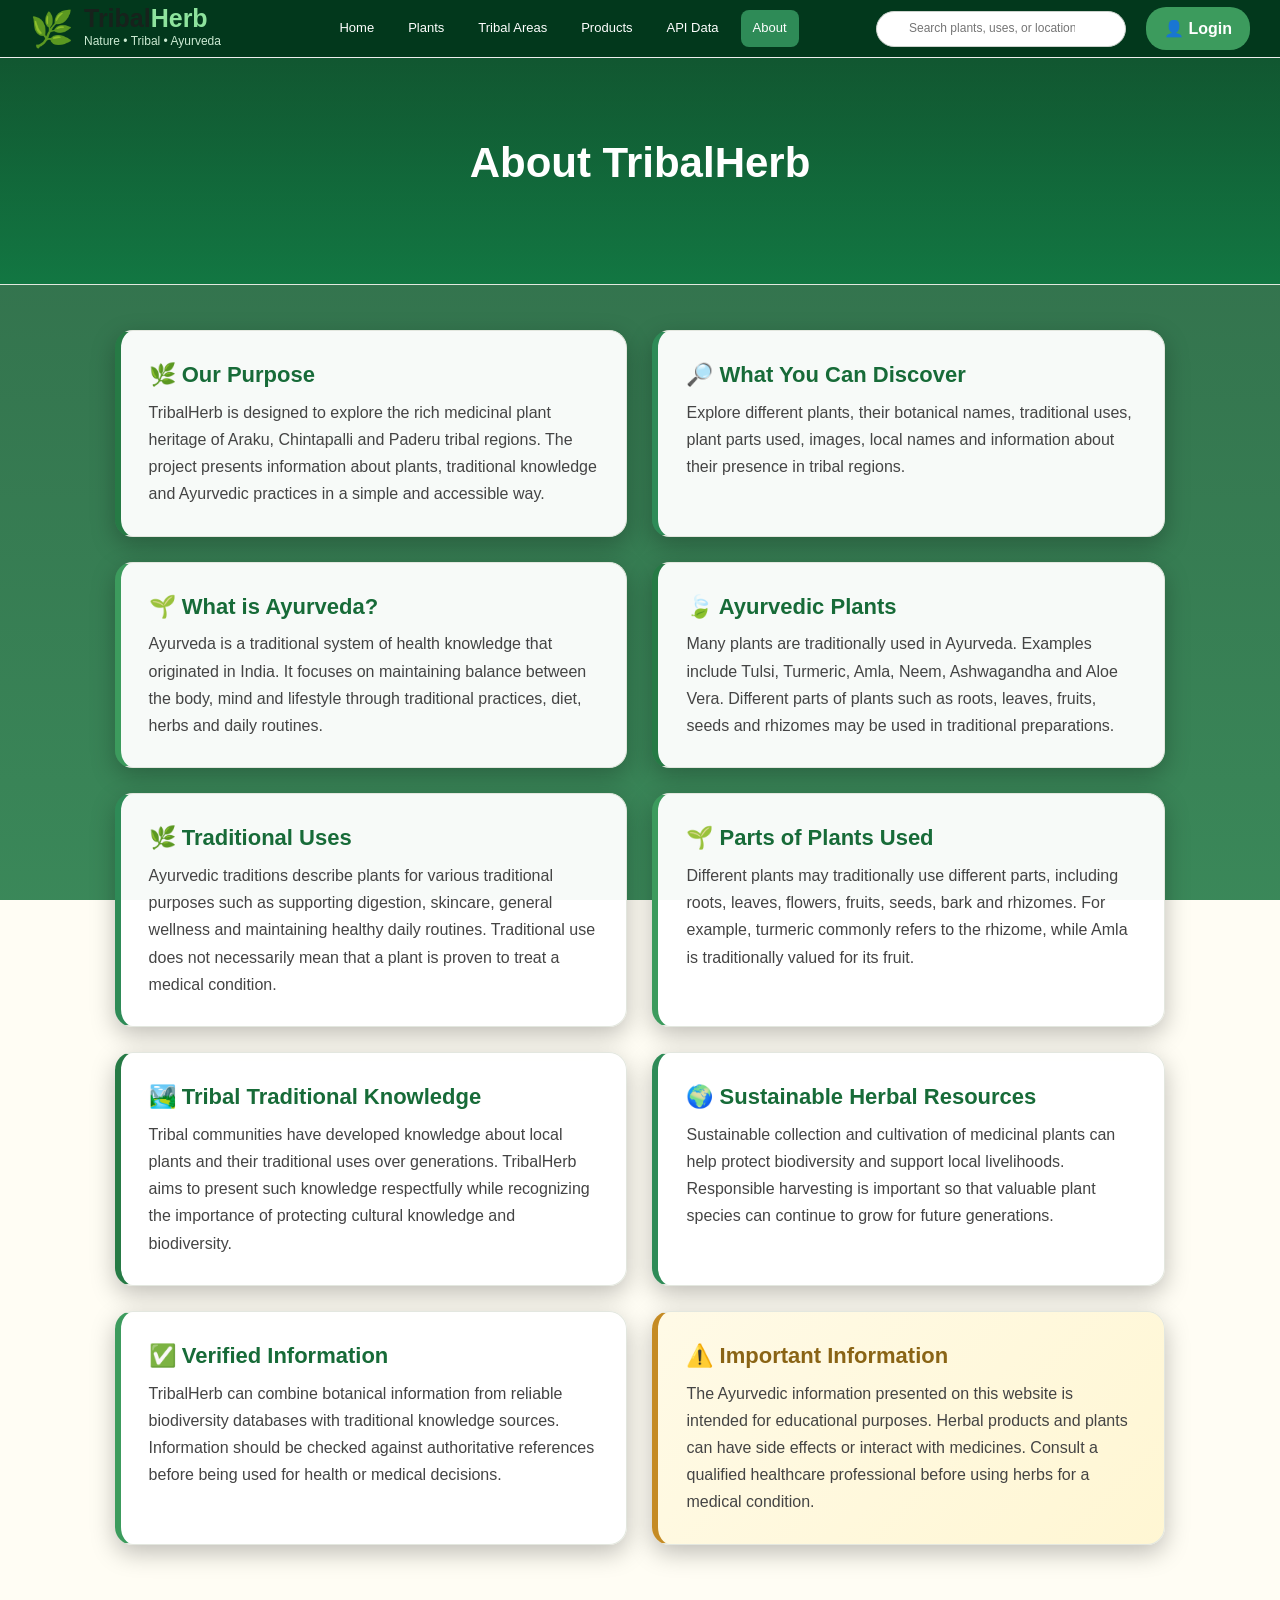
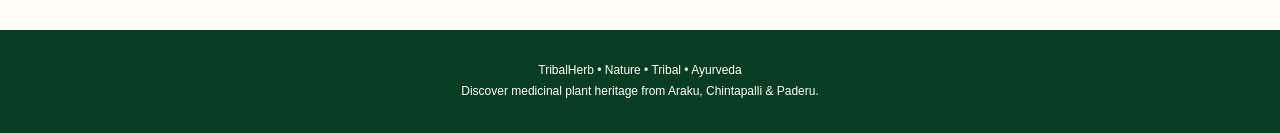
<file: aboutpages/about.html>
<!DOCTYPE html>
<html lang="en">
<head>
<meta charset="UTF-8">
<meta name="viewport" content="width=device-width, initial-scale=1.0">
<title>TribalHerb - About</title>
<link rel="stylesheet" href="about.css">
</head>
<body>
<header class="navbar">
  <a class="brand" href="index.html">
    <div class="logo-mark">🌿</div>
    <div><h1>Tribal<span>Herb</span></h1><small>Nature • Tribal • Ayurveda</small></div>
  </a>
  <nav class="navlinks"><a class="" href="/index/index.html">Home</a><a class="" href="/plants/plants.html">Plants</a><a class="" href="/tribal/tribal.html">Tribal Areas</a><a class="" href="/products/products.html">Products</a><a class="" href="/apiData/api.html">API Data</a><a class="active" href="/aboutpages/about.html">About</a></nav>
  <div class="top-search">⌕<input id="siteSearch" placeholder="Search plants, uses, or locations..."></div>
  <button class="login-btn">👤 Login</button>
</header>

<section class="page-hero"><h2>About TribalHerb</h2></section>
<section class="content"><div class="two-col">

    <!-- Our Purpose -->
    <div class="info-box">
      <h3>🌿 Our Purpose</h3>
      <p>
        TribalHerb is designed to explore the rich medicinal plant
        heritage of Araku, Chintapalli and Paderu tribal regions.
        The project presents information about plants, traditional
        knowledge and Ayurvedic practices in a simple and accessible way.
      </p>
    </div>

    <!-- What You Can Discover -->
    <div class="info-box">
      <h3>🔎 What You Can Discover</h3>
      <p>
        Explore different plants, their botanical names, traditional
        uses, plant parts used, images, local names and information
        about their presence in tribal regions.
      </p>
    </div>

    <!-- What is Ayurveda -->
    <div class="info-box">
      <h3>🌱 What is Ayurveda?</h3>
      <p>
        Ayurveda is a traditional system of health knowledge that
        originated in India. It focuses on maintaining balance between
        the body, mind and lifestyle through traditional practices,
        diet, herbs and daily routines.
      </p>
    </div>

    <!-- Ayurvedic Plants -->
    <div class="info-box">
      <h3>🍃 Ayurvedic Plants</h3>
      <p>
        Many plants are traditionally used in Ayurveda. Examples include
        Tulsi, Turmeric, Amla, Neem, Ashwagandha and Aloe Vera.
        Different parts of plants such as roots, leaves, fruits,
        seeds and rhizomes may be used in traditional preparations.
      </p>
    </div>

    <!-- Traditional Uses -->
    <div class="info-box">
      <h3>🌿 Traditional Uses</h3>
      <p>
        Ayurvedic traditions describe plants for various traditional
        purposes such as supporting digestion, skincare, general
        wellness and maintaining healthy daily routines. Traditional
        use does not necessarily mean that a plant is proven to treat
        a medical condition.
      </p>
    </div>

    <!-- Plant Parts -->
    <div class="info-box">
      <h3>🌱 Parts of Plants Used</h3>
      <p>
        Different plants may traditionally use different parts,
        including roots, leaves, flowers, fruits, seeds, bark and
        rhizomes. For example, turmeric commonly refers to the
        rhizome, while Amla is traditionally valued for its fruit.
      </p>
    </div>

    <!-- Tribal Knowledge -->
    <div class="info-box">
      <h3>🏞️ Tribal Traditional Knowledge</h3>
      <p>
        Tribal communities have developed knowledge about local plants
        and their traditional uses over generations. TribalHerb aims
        to present such knowledge respectfully while recognizing the
        importance of protecting cultural knowledge and biodiversity.
      </p>
    </div>

    <!-- Sustainable Use -->
    <div class="info-box">
      <h3>🌍 Sustainable Herbal Resources</h3>
      <p>
        Sustainable collection and cultivation of medicinal plants can
        help protect biodiversity and support local livelihoods.
        Responsible harvesting is important so that valuable plant
        species can continue to grow for future generations.
      </p>
    </div>

    <!-- Verified Information -->
    <div class="info-box">
      <h3>✅ Verified Information</h3>
      <p>
        TribalHerb can combine botanical information from reliable
        biodiversity databases with traditional knowledge sources.
        Information should be checked against authoritative references
        before being used for health or medical decisions.
      </p>
    </div>

    <!-- Important Note -->
    <div class="info-box">
      <h3>⚠️ Important Information</h3>
      <p>
        The Ayurvedic information presented on this website is intended
        for educational purposes. Herbal products and plants can have
        side effects or interact with medicines. Consult a qualified
        healthcare professional before using herbs for a medical
        condition.
      </p>
    </div>

  </div>

</section>

</div></section>

<div id="toast" class="toast"></div>
<footer>TribalHerb • Nature • Tribal • Ayurveda<br>Discover medicinal plant heritage from Araku, Chintapalli &amp; Paderu.</footer>
<script src="about.js"></script>
</body>
</html>
</file>
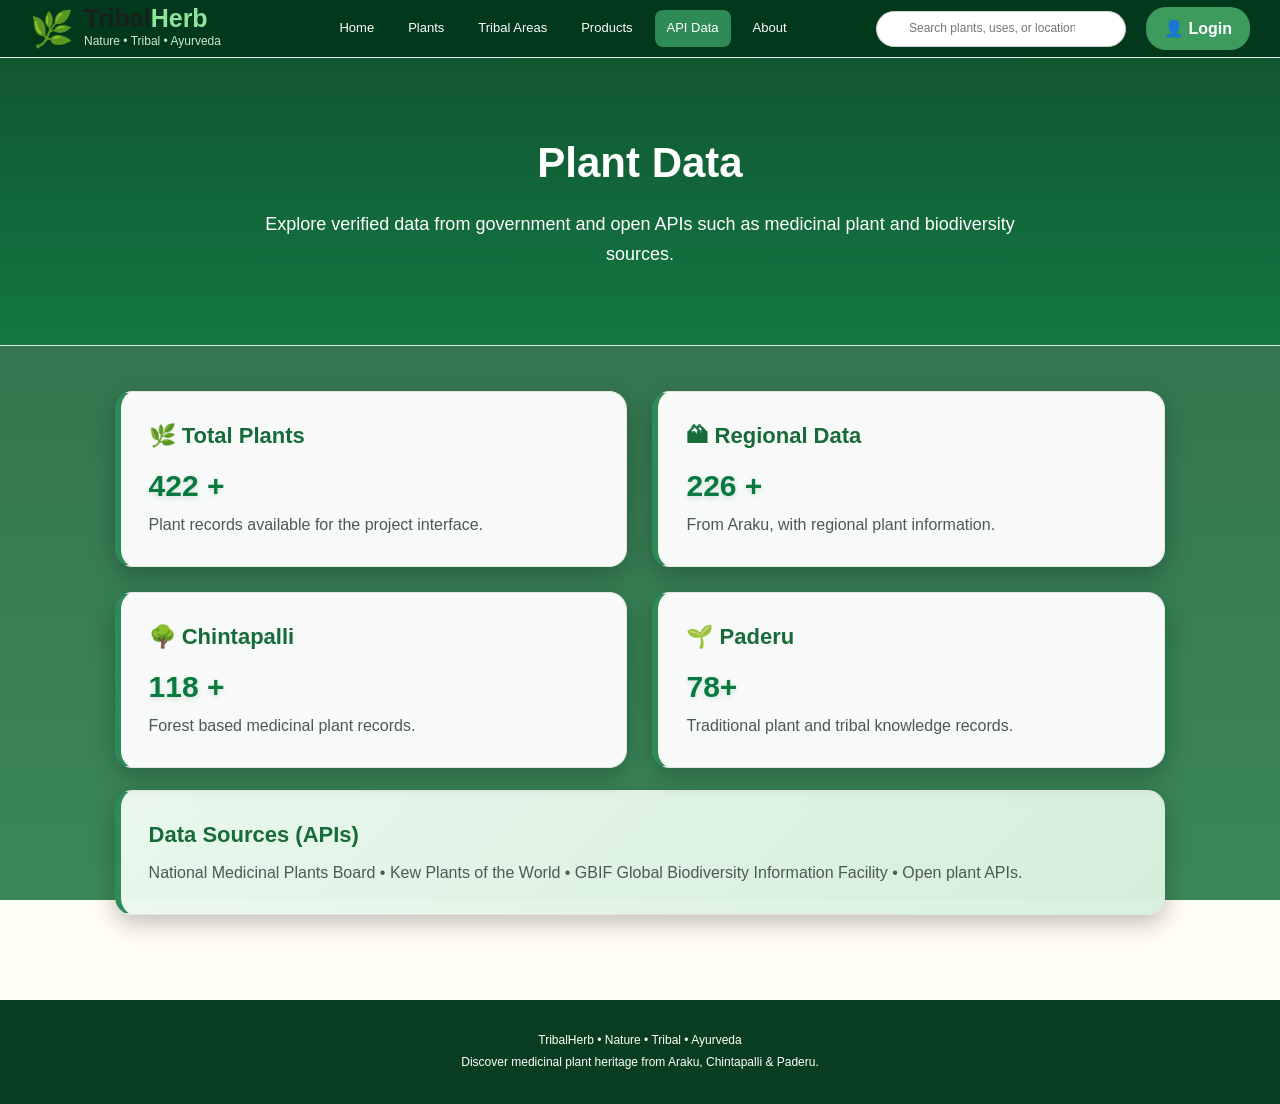
<file: apiData/api.html>
<!DOCTYPE html>
<html lang="en">
<head>
<meta charset="UTF-8">
<meta name="viewport" content="width=device-width, initial-scale=1.0">
<title>TribalHerb - API Data</title>
<link rel="stylesheet" href="api.css">
</head>
<body>
<header class="navbar">
  <a class="brand" href="index.html">
    <div class="logo-mark">🌿</div>
    <div><h1>Tribal<span>Herb</span></h1><small>Nature • Tribal • Ayurveda</small></div>
  </a>
  <nav class="navlinks"><a class="" href="/apiData/api.html">Home</a><a class="" href="/plants/plants.html">Plants</a><a class="" href="/tribal/tribal.html">Tribal Areas</a><a class="" href="/products/products.html">Products</a><a class="active" href="/apiData/api.html">API Data</a><a class="" href="/aboutpages/about.html">About</a></nav>
  <div class="top-search">⌕<input id="siteSearch" placeholder="Search plants, uses, or locations..."></div>
  <button class="login-btn">👤 Login</button>
</header>

<section class="page-hero"><h2> Plant Data </h2><p>Explore verified data from government and open APIs such as medicinal plant and biodiversity sources.</p></section>
<section class="content">
 <div class="two-col">
  <div class="info-box"><h3>🌿 Total Plants</h3><p style="font-size:30px;color:#006b3c;font-weight:800">422 +</p><p>Plant records available for the project interface.</p></div>
  <div class="info-box"><h3>🏔 Regional Data</h3><p style="font-size:30px;color:#006b3c;font-weight:800">226 +</p><p>From Araku, with regional plant information.</p></div>
  <div class="info-box"><h3>🌳 Chintapalli</h3><p style="font-size:30px;color:#006b3c;font-weight:800">118 +</p><p>Forest based medicinal plant records.</p></div>
  <div class="info-box"><h3>🌱 Paderu</h3><p style="font-size:30px;color:#006b3c;font-weight:800">78+</p><p>Traditional plant and tribal knowledge records.</p></div>
 </div>
 <div class="info-box" style="margin-top:22px"><h3>Data Sources (APIs)</h3><p>National Medicinal Plants Board • Kew Plants of the World • GBIF Global Biodiversity Information Facility • Open plant APIs.</p></div>
</section>

<div id="toast" class="toast"></div>
<footer>TribalHerb • Nature • Tribal • Ayurveda<br>Discover medicinal plant heritage from Araku, Chintapalli &amp; Paderu.</footer>
<script src="api.js"></script>
</body>
</html>
</file>
<file: aboutpages/about.css>
*{box-sizing:border-box;margin:0;padding:0}
:root{--green:#006b3c;--green2:#0b824a;--light:#f7f8ef;--cream:#fffdf4;--text:#102019;--muted:#59635d;--border:#e3e7df}
body{font-family:Arial,Helvetica,sans-serif;background:var(--cream);color:var(--text);line-height:1.45}
a{text-decoration:none;color:inherit}
button,input{font:inherit}
.navbar{height:58px;background:#fff;display:flex;align-items:center;padding:0 6.5%;gap:22px;border-bottom:1px solid #eee;position:sticky;top:0;z-index:20}
.brand{display:flex;align-items:center;gap:9px;min-width:285px}
.logo-mark{font-size:38px;color:#0a713f;line-height:1}
.brand h1{font-size:27px;line-height:1;color:#17221c}.brand h1 span{color:#187b46}
.brand small{display:block;font-size:12px;color:#56615b;margin-top:2px}
.navlinks{display:flex;align-items:center;gap:4px;flex:1}
.navlinks a{font-size:13px;padding:10px 13px;border-radius:11px;white-space:nowrap}
.navlinks a:hover,.navlinks a.active{background:var(--green);color:white}
.top-search{width:250px;height:36px;border:1px solid #ccd2cd;border-radius:22px;display:flex;align-items:center;padding:0 12px;gap:7px}
.top-search input{border:0;outline:0;width:100%;font-size:12px}
.login-btn{background:var(--green);color:white;border:0;border-radius:9px;padding:10px 17px;font-weight:700;cursor:pointer}
.hero{min-height:380px;background:linear-gradient(90deg,rgba(4,42,24,.78),rgba(4,42,24,.32)),url('https://images.unsplash.com/photo-1473445361085-b9a07f55608b?auto=format&fit=crop&w=1800&q=85') center/cover;display:flex;align-items:center}
.hero-inner{width:86%;margin:auto;color:#fff;position:relative}
.hero h2{font-size:44px;line-height:1.05;max-width:650px}.hero h2 span{color:#a8e96f}.hero h3{font-size:26px;margin:8px 0}.hero p{max-width:620px;font-size:15px}
.hero-search{display:flex;background:#fff;border-radius:28px;padding:5px;margin-top:18px;max-width:625px}
.hero-search input{flex:1;border:0;outline:0;padding:11px 15px;border-radius:22px}
.hero-search button{background:var(--green);color:#fff;border:0;border-radius:20px;padding:10px 28px;font-weight:700;cursor:pointer}
.chips{display:flex;gap:8px;margin-top:12px;flex-wrap:wrap}.chip{border:1px solid #d7ead7;background:rgba(10,55,31,.5);color:white;border-radius:20px;padding:7px 13px;font-size:12px;cursor:pointer}
.features{display:grid;grid-template-columns:repeat(5,1fr);gap:14px;width:86%;margin:14px auto}
.feature{background:white;border:1px solid var(--border);border-radius:9px;padding:14px;display:flex;gap:12px;align-items:center;box-shadow:0 3px 12px rgba(0,0,0,.05)}
.feature .icon{font-size:25px}.feature b{font-size:15px}.feature small{display:block;color:var(--muted);font-size:11px}
.section{width:86%;margin:18px auto}.section-head{display:flex;justify-content:space-between;align-items:center;margin-bottom:10px}.section-head h2{font-size:21px}.view{font-size:12px;color:var(--green);font-weight:700}
.home-grid{display:grid;grid-template-columns:350px 1fr 270px;gap:14px}
.map-card,.data-card,.source-card{background:white;border:1px solid var(--border);border-radius:10px;overflow:hidden}
.map-title,.data-title{background:var(--green);color:#fff;padding:10px 14px;font-weight:700}
.map-photo{height:365px;background:linear-gradient(145deg,#314d2d,#788b4e);display:flex;align-items:center;justify-content:center;color:white;font-size:16px;text-align:center;padding:30px}
.map-legend{padding:10px;display:flex;gap:16px;font-size:11px}.dot{display:inline-block;width:12px;height:12px;border-radius:50%;margin-right:4px}
.cards{display:grid;grid-template-columns:repeat(5,1fr);gap:10px}
.card{background:#fff;border:1px solid var(--border);border-radius:9px;overflow:hidden;box-shadow:0 2px 9px rgba(0,0,0,.04)}
.card img{width:100%;height:102px;object-fit:cover}.card-body{padding:9px}.card h3{font-size:15px;margin-bottom:3px}.card p{font-size:11px;color:var(--muted);min-height:32px}.card button{margin-top:8px;width:100%;border:0;background:var(--green);color:#fff;padding:7px;border-radius:6px;font-size:11px;cursor:pointer}
.data-card{padding:0 12px 12px}.data-title{margin:0 -12px 8px}.stat{display:flex;justify-content:space-between;padding:10px 6px;border-bottom:1px solid #edf0eb;font-size:12px}.stat strong{font-size:14px}.sources{margin-top:14px}.source-card{padding:15px}.source-logos{display:grid;grid-template-columns:repeat(3,1fr);gap:8px;text-align:center;margin-top:12px;font-size:11px}.source-logos div{font-weight:700}
.page-hero{background:linear-gradient(120deg,#eaf4e7,#fffdf4);padding:55px 7%;border-bottom:1px solid #e2e9df}.page-hero h2{font-size:38px;color:#133c28}.page-hero p{margin-top:8px;color:var(--muted);max-width:750px}
.content{width:86%;margin:30px auto}.content h2{margin-bottom:12px}.content p{color:#4d5952}.two-col{display:grid;grid-template-columns:1fr 1fr;gap:22px}.info-box{background:#fff;border:1px solid var(--border);border-radius:14px;padding:22px;box-shadow:0 3px 12px rgba(0,0,0,.04)}.info-box h3{color:var(--green);margin-bottom:8px}
.grid3{display:grid;grid-template-columns:repeat(3,1fr);gap:18px}.product-card{background:#fff;border:1px solid var(--border);border-radius:13px;overflow:hidden}.product-card img{width:100%;height:180px;object-fit:cover}.product-card .body{padding:16px}.product-card h3{margin-bottom:5px}.product-card p{font-size:13px;color:var(--muted)}
.form-wrap{max-width:620px;margin:0 auto;background:#fff;border:1px solid var(--border);border-radius:15px;padding:25px;box-shadow:0 5px 20px rgba(0,0,0,.06)}.form-row{display:grid;grid-template-columns:1fr 1fr;gap:15px}.field{margin-bottom:15px}.field label{display:block;font-size:13px;font-weight:700;margin-bottom:6px}.field input,.field select,.field textarea{width:100%;padding:11px;border:1px solid #cfd7d0;border-radius:8px;outline:0}.field textarea{min-height:100px}.submit{width:100%;padding:12px;background:var(--green);border:0;color:#fff;border-radius:8px;font-weight:700;cursor:pointer}
footer{background:#123c29;color:#e8f4e9;margin-top:40px;padding:28px 7%;text-align:center;font-size:12px}
.toast{position:fixed;right:20px;bottom:20px;background:#123c29;color:#fff;padding:12px 18px;border-radius:9px;display:none;z-index:50}
@media(max-width:1100px){.navbar{padding:0 3%;gap:10px}.brand{min-width:220px}.navlinks a{padding:8px 7px}.top-search{display:none}.features{grid-template-columns:repeat(3,1fr)}.home-grid{grid-template-columns:1fr}.cards{grid-template-columns:repeat(3,1fr)}}
@media(max-width:700px){.navbar{height:auto;flex-wrap:wrap;padding:10px 4%}.brand{width:100%}.navlinks{overflow:auto;width:100%}.login-btn{display:none}.hero{min-height:420px}.hero h2{font-size:34px}.features,.two-col,.grid3{grid-template-columns:1fr}.cards{grid-template-columns:repeat(2,1fr)}.section,.content{width:92%}.form-row{grid-template-columns:1fr}}

/* =========================================
   TRIBALHERB ABOUT PAGE
   GREEN FOREST BACKGROUND
========================================= */

* {
    box-sizing: border-box;
}

body {
    margin: 0;
    font-family: Arial, sans-serif;

    background-image:
        linear-gradient(
            rgba(3, 75, 35, 0.82),
            rgba(15, 110, 55, 0.82)
        ),
        url("https://images.unsplash.com/photo-1448375240586-882707db888b?auto=format&fit=crop&w=2000&q=90");

    background-size: cover;
    background-position: center;
    background-repeat: no-repeat;
    background-attachment: fixed;

    color: white;
}


/* =========================================
   NAVBAR
========================================= */

.navbar {
    display: flex;
    align-items: center;
    gap: 20px;

    padding: 15px 30px;

    background: rgba(2, 55, 27, 0.97);

    backdrop-filter: blur(10px);

    position: sticky;
    top: 0;
    z-index: 1000;
}


/* Brand */

.brand {
    display: flex;
    align-items: center;
    gap: 10px;

    text-decoration: none;
    color: white;

    min-width: 220px;
}

.logo-mark {
    font-size: 35px;
}

.brand h1 {
    margin: 0;
    font-size: 25px;
}

.brand h1 span {
    color: #8ee39d;
}

.brand small {
    color: #ccebd3;
}


/* Navigation */

.navlinks {
    display: flex;
    gap: 10px;

    flex: 1;
    justify-content: center;
}

.navlinks a {
    color: white;
    text-decoration: none;

    padding: 9px 12px;

    border-radius: 8px;

    transition: 0.3s;
}

.navlinks a:hover,
.navlinks a.active {
    background: #2e8b57;
}


/* Search */

.top-search {
    display: flex;
    align-items: center;
    gap: 5px;

    background: white;

    padding: 5px 10px;

    border-radius: 20px;
}

.top-search input {
    border: none;
    outline: none;

    width: 180px;

    padding: 7px;
}


/* Login */

.login-btn {
    background: #3c9b5d;

    color: white;

    border: none;

    padding: 10px 18px;

    border-radius: 20px;

    cursor: pointer;
}

.login-btn:hover {
    background: #267a45;
}


/* =========================================
   PAGE HERO
========================================= */

.page-hero {
    text-align: center;

    padding: 75px 20px;

    background:
        linear-gradient(
            rgba(0, 75, 35, 0.65),
            rgba(0, 120, 60, 0.65)
        );

    color: white;
}

.page-hero h2 {
    color: white;
    font-size: 42px;
    margin-bottom: 15px;
}

.page-hero p {
     color: white;
    font-size: 18px;
    line-height: 1.7;
}


/* =========================================
   CONTENT
========================================= */

.content {
    max-width: 1200px;

    margin: auto;

    padding: 45px 25px;
}


/* =========================================
   TWO COLUMN
========================================= */

.two-col {
    display: grid;

    grid-template-columns:
        repeat(2, 1fr);

    gap: 25px;
}


/* =========================================
   INFORMATION CARDS
========================================= */

.info-box {
    background: rgba(255, 255, 255, 0.96);

    color: #333;

    padding: 28px;

    border-radius: 18px;

    box-shadow:
        0 8px 25px rgba(0, 0, 0, 0.25);

    border-left: 6px solid #2e8b57;

    transition: 0.3s ease;
}

.info-box:hover {
    transform: translateY(-7px);

    box-shadow:
        0 15px 30px rgba(0, 0, 0, 0.30);
}

.info-box h3 {
    color: #176b38;

    font-size: 22px;

    margin-top: 0;
}

.info-box p {
    line-height: 1.7;

    color: #444;
}


/* =========================================
   DIFFERENT GREEN SHADES
========================================= */

.info-box:nth-child(3n) {
    border-left-color: #3c9b5d;
}

.info-box:nth-child(3n + 1) {
    border-left-color: #267a45;
}


/* =========================================
   IMPORTANT INFORMATION
========================================= */

.info-box:last-child {
    background:
        linear-gradient(
            135deg,
            rgba(255, 250, 230, 0.97),
            rgba(255, 246, 210, 0.97)
        );

    border-left-color: #c58b24;
}

.info-box:last-child h3 {
    color: #8a6415;
}


/* =========================================
   FOOTER
========================================= */

footer {
    margin-top: 40px;

    padding: 30px;

    text-align: center;

    background: rgba(2, 55, 27, 0.97);

    color: white;

    line-height: 1.8;
}


/* =========================================
   MOBILE
========================================= */

@media (max-width: 1000px) {

    .navbar {
        flex-wrap: wrap;
    }

    .navlinks {
        order: 3;

        width: 100%;

        overflow-x: auto;

        justify-content: flex-start;
    }

    .two-col {
        grid-template-columns: 1fr;
    }
}


@media (max-width: 600px) {

    .navbar {
        padding: 12px 15px;
    }

    .brand {
        min-width: auto;
    }

    .top-search {
        width: 100%;
    }

    .top-search input {
        width: 100%;
    }

    .page-hero {
        padding: 50px 15px;
    }

    .page-hero h2 {
        font-size: 32px;
    }

    .content {
        padding: 30px 15px;
    }
}
</file>
<file: apiData/api.css>
*{box-sizing:border-box;margin:0;padding:0}
:root{--green:#006b3c;--green2:#0b824a;--light:#f7f8ef;--cream:#fffdf4;--text:#102019;--muted:#59635d;--border:#e3e7df}
body{font-family:Arial,Helvetica,sans-serif;background:var(--cream);color:var(--text);line-height:1.45}
a{text-decoration:none;color:inherit}
button,input{font:inherit}
.navbar{height:58px;background:#fff;display:flex;align-items:center;padding:0 6.5%;gap:22px;border-bottom:1px solid #eee;position:sticky;top:0;z-index:20}
.brand{display:flex;align-items:center;gap:9px;min-width:285px}
.logo-mark{font-size:38px;color:#0a713f;line-height:1}
.brand h1{font-size:27px;line-height:1;color:#17221c}.brand h1 span{color:#187b46}
.brand small{display:block;font-size:12px;color:#56615b;margin-top:2px}
.navlinks{display:flex;align-items:center;gap:4px;flex:1}
.navlinks a{font-size:13px;padding:10px 13px;border-radius:11px;white-space:nowrap}
.navlinks a:hover,.navlinks a.active{background:var(--green);color:white}
.top-search{width:250px;height:36px;border:1px solid #ccd2cd;border-radius:22px;display:flex;align-items:center;padding:0 12px;gap:7px}
.top-search input{border:0;outline:0;width:100%;font-size:12px}
.login-btn{background:var(--green);color:white;border:0;border-radius:9px;padding:10px 17px;font-weight:700;cursor:pointer}
.hero{min-height:380px;background:linear-gradient(90deg,rgba(4,42,24,.78),rgba(4,42,24,.32)),url('https://images.unsplash.com/photo-1473445361085-b9a07f55608b?auto=format&fit=crop&w=1800&q=85') center/cover;display:flex;align-items:center}
.hero-inner{width:86%;margin:auto;color:#fff;position:relative}
.hero h2{font-size:44px;line-height:1.05;max-width:650px}.hero h2 span{color:#a8e96f}.hero h3{font-size:26px;margin:8px 0}.hero p{max-width:620px;font-size:15px}
.hero-search{display:flex;background:#fff;border-radius:28px;padding:5px;margin-top:18px;max-width:625px}
.hero-search input{flex:1;border:0;outline:0;padding:11px 15px;border-radius:22px}
.hero-search button{background:var(--green);color:#fff;border:0;border-radius:20px;padding:10px 28px;font-weight:700;cursor:pointer}
.chips{display:flex;gap:8px;margin-top:12px;flex-wrap:wrap}.chip{border:1px solid #d7ead7;background:rgba(10,55,31,.5);color:white;border-radius:20px;padding:7px 13px;font-size:12px;cursor:pointer}
.features{display:grid;grid-template-columns:repeat(5,1fr);gap:14px;width:86%;margin:14px auto}
.feature{background:white;border:1px solid var(--border);border-radius:9px;padding:14px;display:flex;gap:12px;align-items:center;box-shadow:0 3px 12px rgba(0,0,0,.05)}
.feature .icon{font-size:25px}.feature b{font-size:15px}.feature small{display:block;color:var(--muted);font-size:11px}
.section{width:86%;margin:18px auto}.section-head{display:flex;justify-content:space-between;align-items:center;margin-bottom:10px}.section-head h2{font-size:21px}.view{font-size:12px;color:var(--green);font-weight:700}
.home-grid{display:grid;grid-template-columns:350px 1fr 270px;gap:14px}
.map-card,.data-card,.source-card{background:white;border:1px solid var(--border);border-radius:10px;overflow:hidden}
.map-title,.data-title{background:var(--green);color:#fff;padding:10px 14px;font-weight:700}
.map-photo{height:365px;background:linear-gradient(145deg,#314d2d,#788b4e);display:flex;align-items:center;justify-content:center;color:white;font-size:16px;text-align:center;padding:30px}
.map-legend{padding:10px;display:flex;gap:16px;font-size:11px}.dot{display:inline-block;width:12px;height:12px;border-radius:50%;margin-right:4px}
.cards{display:grid;grid-template-columns:repeat(5,1fr);gap:10px}
.card{background:#fff;border:1px solid var(--border);border-radius:9px;overflow:hidden;box-shadow:0 2px 9px rgba(0,0,0,.04)}
.card img{width:100%;height:102px;object-fit:cover}.card-body{padding:9px}.card h3{font-size:15px;margin-bottom:3px}.card p{font-size:11px;color:var(--muted);min-height:32px}.card button{margin-top:8px;width:100%;border:0;background:var(--green);color:#fff;padding:7px;border-radius:6px;font-size:11px;cursor:pointer}
.data-card{padding:0 12px 12px}.data-title{margin:0 -12px 8px}.stat{display:flex;justify-content:space-between;padding:10px 6px;border-bottom:1px solid #edf0eb;font-size:12px}.stat strong{font-size:14px}.sources{margin-top:14px}.source-card{padding:15px}.source-logos{display:grid;grid-template-columns:repeat(3,1fr);gap:8px;text-align:center;margin-top:12px;font-size:11px}.source-logos div{font-weight:700}
.page-hero{background:linear-gradient(120deg,#eaf4e7,#fffdf4);padding:55px 7%;border-bottom:1px solid #e2e9df}.page-hero h2{font-size:38px;color:#133c28}.page-hero p{margin-top:8px;color:var(--muted);max-width:750px}
.content{width:86%;margin:30px auto}.content h2{margin-bottom:12px}.content p{color:#4d5952}.two-col{display:grid;grid-template-columns:1fr 1fr;gap:22px}.info-box{background:#fff;border:1px solid var(--border);border-radius:14px;padding:22px;box-shadow:0 3px 12px rgba(0,0,0,.04)}.info-box h3{color:var(--green);margin-bottom:8px}
.grid3{display:grid;grid-template-columns:repeat(3,1fr);gap:18px}.product-card{background:#fff;border:1px solid var(--border);border-radius:13px;overflow:hidden}.product-card img{width:100%;height:180px;object-fit:cover}.product-card .body{padding:16px}.product-card h3{margin-bottom:5px}.product-card p{font-size:13px;color:var(--muted)}
.form-wrap{max-width:620px;margin:0 auto;background:#fff;border:1px solid var(--border);border-radius:15px;padding:25px;box-shadow:0 5px 20px rgba(0,0,0,.06)}.form-row{display:grid;grid-template-columns:1fr 1fr;gap:15px}.field{margin-bottom:15px}.field label{display:block;font-size:13px;font-weight:700;margin-bottom:6px}.field input,.field select,.field textarea{width:100%;padding:11px;border:1px solid #cfd7d0;border-radius:8px;outline:0}.field textarea{min-height:100px}.submit{width:100%;padding:12px;background:var(--green);border:0;color:#fff;border-radius:8px;font-weight:700;cursor:pointer}
footer{background:#123c29;color:#e8f4e9;margin-top:40px;padding:28px 7%;text-align:center;font-size:12px}
.toast{position:fixed;right:20px;bottom:20px;background:#123c29;color:#fff;padding:12px 18px;border-radius:9px;display:none;z-index:50}
@media(max-width:1100px){.navbar{padding:0 3%;gap:10px}.brand{min-width:220px}.navlinks a{padding:8px 7px}.top-search{display:none}.features{grid-template-columns:repeat(3,1fr)}.home-grid{grid-template-columns:1fr}.cards{grid-template-columns:repeat(3,1fr)}}
@media(max-width:700px){.navbar{height:auto;flex-wrap:wrap;padding:10px 4%}.brand{width:100%}.navlinks{overflow:auto;width:100%}.login-btn{display:none}.hero{min-height:420px}.hero h2{font-size:34px}.features,.two-col,.grid3{grid-template-columns:1fr}.cards{grid-template-columns:repeat(2,1fr)}.section,.content{width:92%}.form-row{grid-template-columns:1fr}}

/* =========================================
   TRIBALHERB API DATA
   GREEN FOREST BACKGROUND
========================================= */

* {
    box-sizing: border-box;
}

body {
    margin: 0;

    font-family: Arial, sans-serif;

    /* Green forest background image */
    background-image:
        linear-gradient(
            rgba(3, 75, 35, 0.82),
            rgba(15, 110, 55, 0.82)
        ),
        url("https://images.unsplash.com/photo-1448375240586-882707db888b?auto=format&fit=crop&w=2000&q=90");

    background-size: cover;

    background-position: center;

    background-repeat: no-repeat;

    background-attachment: fixed;

    color: white;
}


/* =========================================
   NAVBAR
========================================= */

.navbar {
    display: flex;

    align-items: center;

    gap: 20px;

    padding: 15px 30px;

    background: rgba(2, 55, 27, 0.97);

    backdrop-filter: blur(10px);

    position: sticky;

    top: 0;

    z-index: 1000;
}


/* Brand */

.brand {
    display: flex;

    align-items: center;

    gap: 10px;

    text-decoration: none;

    color: white;

    min-width: 220px;
}

.logo-mark {
    font-size: 35px;
}

.brand h1 {
    margin: 0;

    font-size: 25px;
}

.brand h1 span {
    color: #8ee39d;
}

.brand small {
    color: #ccebd3;
}


/* Navigation */

.navlinks {
    display: flex;

    gap: 10px;

    flex: 1;

    justify-content: center;
}

.navlinks a {
    color: white;

    text-decoration: none;

    padding: 9px 12px;

    border-radius: 8px;

    transition: 0.3s;
}

.navlinks a:hover,
.navlinks a.active {
    background: #2e8b57;
}


/* Search */

.top-search {
    display: flex;

    align-items: center;

    gap: 5px;

    background: white;

    padding: 5px 10px;

    border-radius: 20px;
}

.top-search input {
    border: none;

    outline: none;

    padding: 7px;

    width: 180px;
}


/* Login */

.login-btn {
    background: #3c9b5d;

    color: white;

    border: none;

    padding: 10px 18px;

    border-radius: 20px;

    cursor: pointer;
}

.login-btn:hover {
    background: #267a45;
}


/* =========================================
   PAGE HERO
========================================= */

.page-hero {
    text-align: center;

    padding: 75px 20px;

    background:
        linear-gradient(
            rgba(0, 75, 35, 0.65),
            rgba(0, 120, 60, 0.65)
        );

    color: white;
}

.page-hero h2 {
    font-size: 42px;
    color: white;

    margin-bottom: 15px;
}

.page-hero p {
    max-width: 800px;
      color: white;

    margin: auto;

    font-size: 18px;

    line-height: 1.7;
}


/* =========================================
   CONTENT
========================================= */

.content {
    max-width: 1200px;

    margin: auto;

    padding: 45px 25px;
}


/* =========================================
   TWO COLUMN CARDS
========================================= */

.two-col {
    display: grid;

    grid-template-columns:
        repeat(2, 1fr);

    gap: 25px;
}


/* =========================================
   INFORMATION BOX
========================================= */

.info-box {
    background: rgba(255, 255, 255, 0.96);

    color: #333;

    padding: 28px;

    border-radius: 18px;

    box-shadow:
        0 8px 25px rgba(0, 0, 0, 0.25);

    border-left:
        6px solid #2e8b57;

    transition: 0.3s;
}

.info-box:hover {
    transform: translateY(-6px);

    box-shadow:
        0 15px 30px rgba(0, 0, 0, 0.30);
}

.info-box h3 {
    color: #176b38;

    font-size: 22px;
}

.info-box p {
    line-height: 1.7;
}


/* Number styling */

.info-box p[style*="font-size"] {
    color: #087a40 !important;

    text-shadow:
        0 2px 5px rgba(0, 80, 35, 0.15);
}


/* =========================================
   API SOURCES BOX
========================================= */

.content > .info-box {
    margin-top: 25px;

    background:
        linear-gradient(
            135deg,
            rgba(237, 249, 240, 0.98),
            rgba(215, 240, 220, 0.98)
        );
}

.content > .info-box h3 {
    color: #176b38;
}


/* =========================================
   API DATA BADGES
========================================= */

.info-box::before {
    transition: 0.3s;
}


/* =========================================
   FOOTER
========================================= */

footer {
    margin-top: 40px;

    padding: 30px;

    text-align: center;

    background:
        rgba(2, 55, 27, 0.97);

    color: white;

    line-height: 1.8;
}


/* =========================================
   MOBILE
========================================= */

@media (max-width: 1000px) {

    .navbar {
        flex-wrap: wrap;
    }

    .navlinks {
        order: 3;

        width: 100%;

        overflow-x: auto;

        justify-content: flex-start;
    }

    .two-col {
        grid-template-columns: 1fr;
    }
}


@media (max-width: 600px) {

    .navbar {
        padding: 12px 15px;
    }

    .brand {
        min-width: auto;
    }

    .top-search {
        width: 100%;
    }

    .top-search input {
        width: 100%;
    }

    .page-hero {
        padding: 50px 15px;
    }

    .page-hero h2 {
        font-size: 32px;
    }

    .content {
        padding: 30px 15px;
    }
}
</file>
